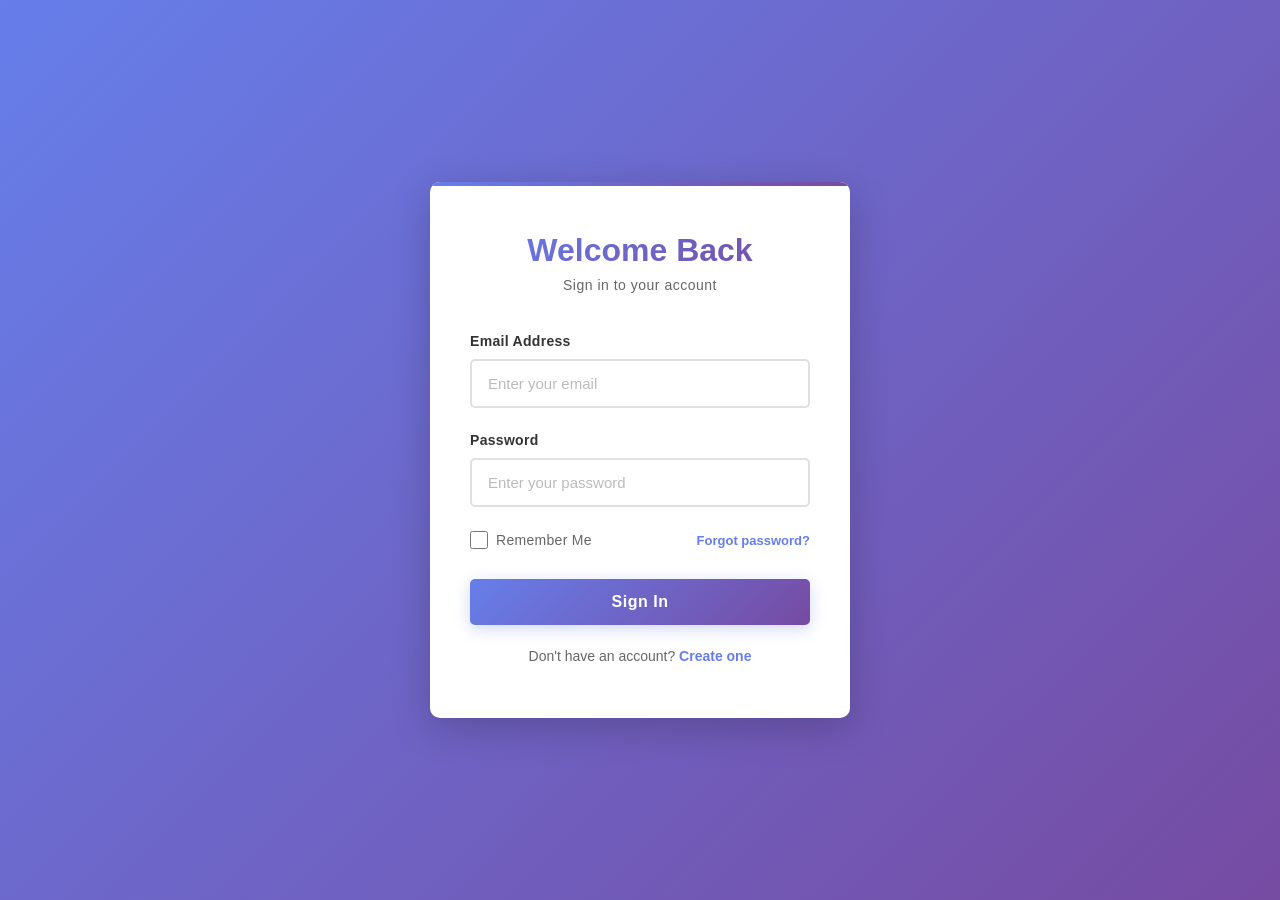
<file: index.html>
<!DOCTYPE html>
<html lang="en">
<head>
    <meta charset="UTF-8">
    <meta name="viewport" content="width=device-width, initial-scale=1.0">
    <title>Sign In</title>
    <link rel="stylesheet" href="signin.css">
</head>
<body>
    <div class="container">
        <div class="header">
            <h1>Welcome Back</h1>
            <p>Sign in to your account</p>
        </div>

        <form id="signInForm">
            <div class="form-group">
                <label for="email">Email Address</label>
                <input type="email" id="email" name="email" placeholder="Enter your email" required>
                <div class="error" id="emailError">Please enter a valid email</div>
            </div>

            <div class="form-group">
                <label for="password">Password</label>
                <input type="password" id="password" name="password" placeholder="Enter your password" required>
                <div class="error" id="passwordError">Password is required</div>
            </div>

            <div class="form-options">
                <div class="remember-me">
                    <input type="checkbox" id="rememberMe" name="rememberMe">
                    <label for="rememberMe">Remember me</label>
                </div>
                <a href="#" class="forgot-password">Forgot password?</a>
            </div>

            <button type="submit" class="sign-in-btn">Sign In</button>
        </form>

        <div class="footer">
            Don't have an account? <a href="#">Create one</a>
        </div>
    </div>

    <script src="script.js"></script>
</body>
</html>
</file>
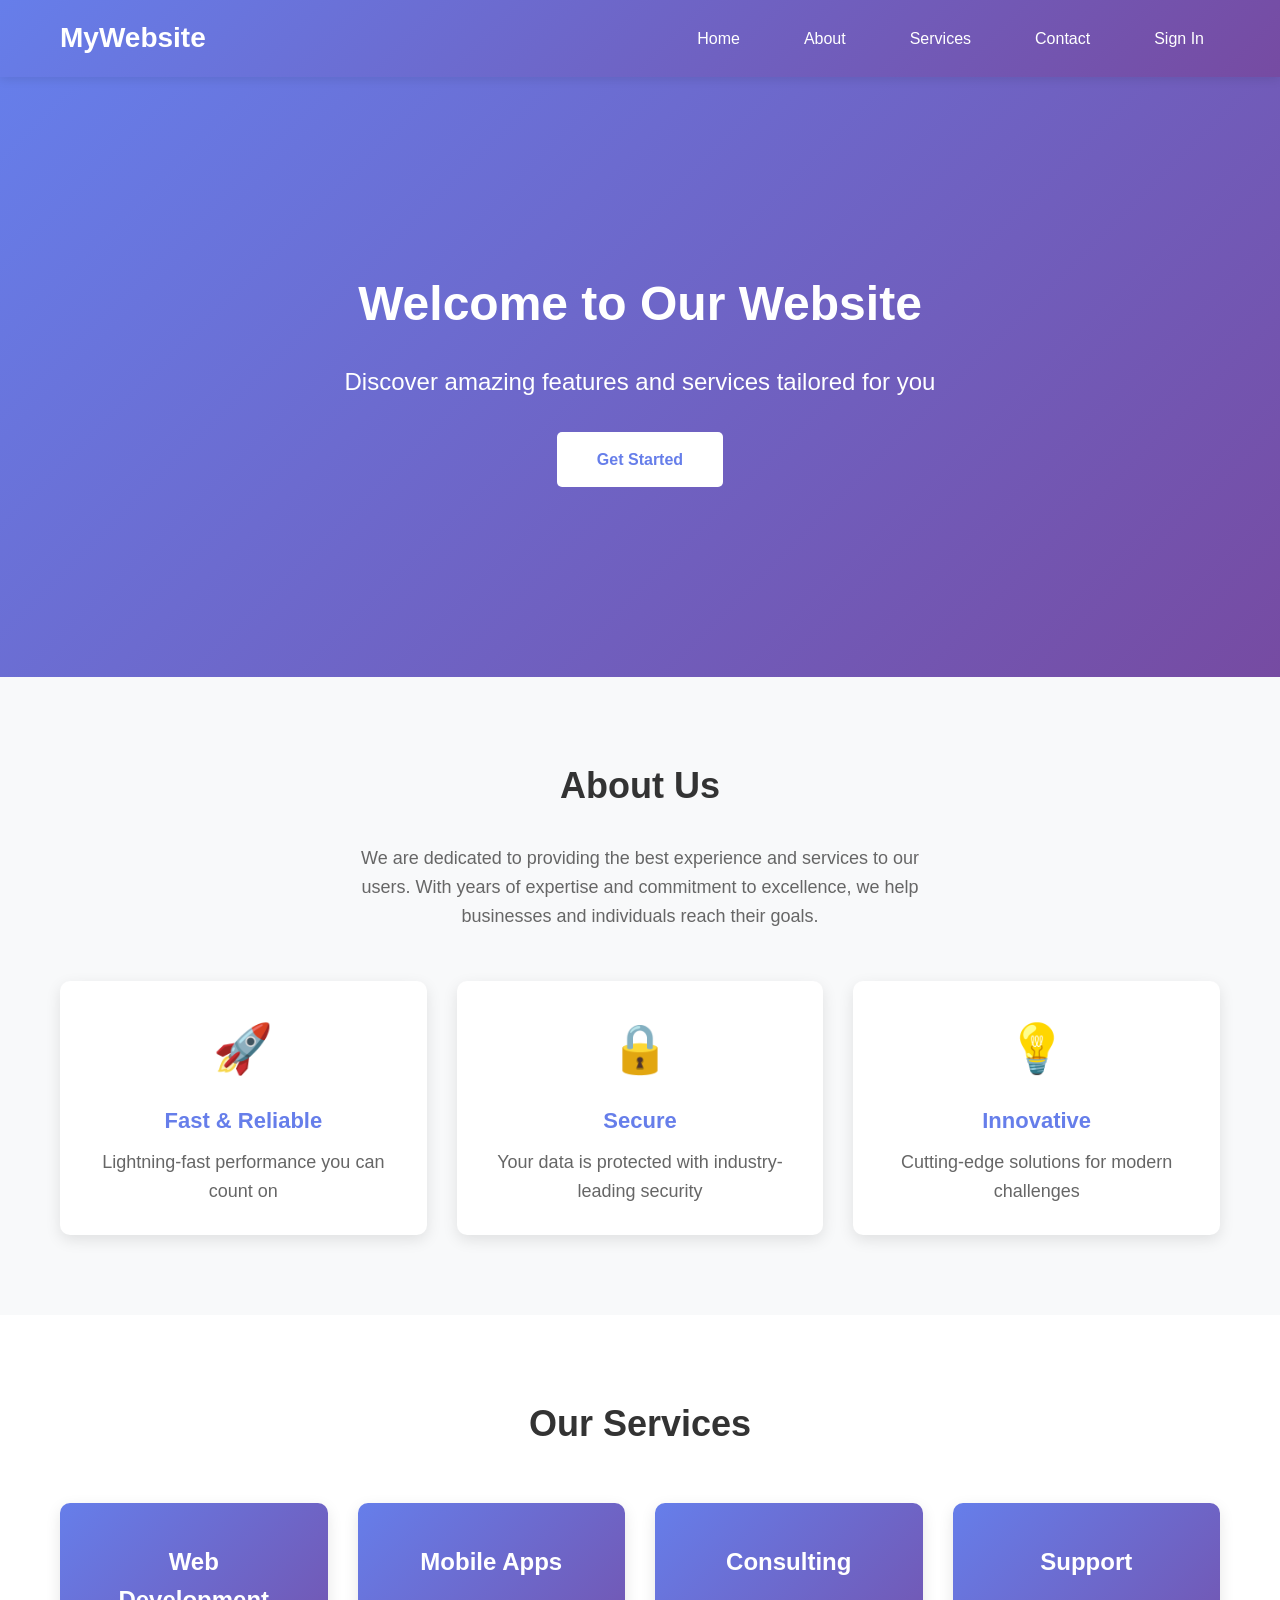
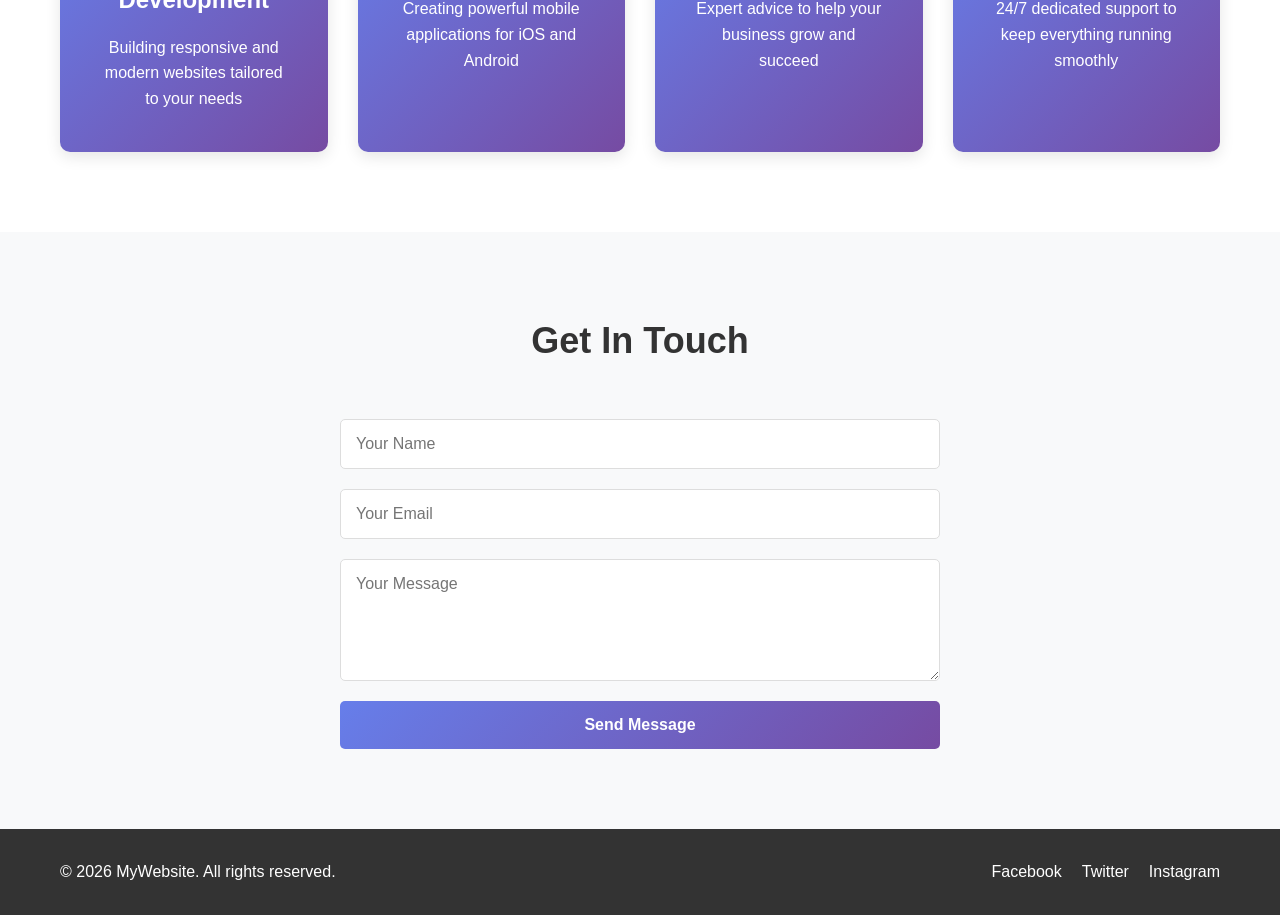
<file: home.html>
<!DOCTYPE html>
<html lang="en">
<head>
    <meta charset="UTF-8">
    <meta name="viewport" content="width=device-width, initial-scale=1.0">
    <title>Home - Welcome</title>
    <link rel="stylesheet" href="styles.css">
</head>
<body>
    <!-- Navigation Bar -->
    <nav class="navbar">
        <div class="nav-container">
            <div class="logo">MyWebsite</div>
            <ul class="nav-menu">
                <li><a href="home.html" class="nav-link active">Home</a></li>
                <li><a href="#about" class="nav-link">About</a></li>
                <li><a href="#services" class="nav-link">Services</a></li>
                <li><a href="#contact" class="nav-link">Contact</a></li>
                <li><a href="index.html" class="nav-link">Sign In</a></li>
            </ul>
            <div class="hamburger">
                <span></span>
                <span></span>
                <span></span>
            </div>
        </div>
    </nav>

    <!-- Hero Section -->
    <section class="hero">
        <div class="hero-content">
            <h1>Welcome to Our Website</h1>
            <p>Discover amazing features and services tailored for you</p>
            <a href="#services" class="cta-button">Get Started</a>
        </div>
    </section>

    <!-- About Section -->
    <section id="about" class="about">
        <div class="container">
            <h2>About Us</h2>
            <p>We are dedicated to providing the best experience and services to our users. With years of expertise and commitment to excellence, we help businesses and individuals reach their goals.</p>
            <div class="features">
                <div class="feature-card">
                    <div class="feature-icon">🚀</div>
                    <h3>Fast & Reliable</h3>
                    <p>Lightning-fast performance you can count on</p>
                </div>
                <div class="feature-card">
                    <div class="feature-icon">🔒</div>
                    <h3>Secure</h3>
                    <p>Your data is protected with industry-leading security</p>
                </div>
                <div class="feature-card">
                    <div class="feature-icon">💡</div>
                    <h3>Innovative</h3>
                    <p>Cutting-edge solutions for modern challenges</p>
                </div>
            </div>
        </div>
    </section>

    <!-- Services Section -->
    <section id="services" class="services">
        <div class="container">
            <h2>Our Services</h2>
            <div class="services-grid">
                <div class="service-card">
                    <h3>Web Development</h3>
                    <p>Building responsive and modern websites tailored to your needs</p>
                </div>
                <div class="service-card">
                    <h3>Mobile Apps</h3>
                    <p>Creating powerful mobile applications for iOS and Android</p>
                </div>
                <div class="service-card">
                    <h3>Consulting</h3>
                    <p>Expert advice to help your business grow and succeed</p>
                </div>
                <div class="service-card">
                    <h3>Support</h3>
                    <p>24/7 dedicated support to keep everything running smoothly</p>
                </div>
            </div>
        </div>
    </section>

    <!-- Contact Section -->
    <section id="contact" class="contact">
        <div class="container">
            <h2>Get In Touch</h2>
            <form class="contact-form">
                <input type="text" placeholder="Your Name" required>
                <input type="email" placeholder="Your Email" required>
                <textarea placeholder="Your Message" rows="5" required></textarea>
                <button type="submit" class="submit-btn">Send Message</button>
            </form>
        </div>
    </section>

    <!-- Footer -->
    <footer class="footer">
        <div class="container">
            <p>&copy; 2026 MyWebsite. All rights reserved.</p>
            <div class="social-links">
                <a href="#">Facebook</a>
                <a href="#">Twitter</a>
                <a href="#">Instagram</a>
            </div>
        </div>
    </footer>

    <script src="script.js"></script>
</body>
</html>
</file>
<file: signin.css>
/* Sign In Page - Advanced Styling */

/* Root Variables */
:root {
    --primary-color: #667eea;
    --secondary-color: #764ba2;
    --error-color: #e74c3c;
    --success-color: #27ae60;
    --text-dark: #333;
    --text-light: #666;
    --bg-light: #f8f9fa;
    --border-radius: 5px;
    --transition: all 0.3s cubic-bezier(0.4, 0, 0.2, 1);
}

/* Global Reset */
* {
    margin: 0;
    padding: 0;
    box-sizing: border-box;
}

html {
    scroll-behavior: smooth;
}

body {
    font-family: 'Segoe UI', Tahoma, Geneva, Verdana, sans-serif;
    background: linear-gradient(135deg, #667eea 0%, #764ba2 100%);
    background-attachment: fixed;
    min-height: 100vh;
    display: flex;
    justify-content: center;
    align-items: center;
    padding: 20px;
}

/* Container */
.container {
    background: white;
    border-radius: 10px;
    box-shadow: 0 10px 40px rgba(0, 0, 0, 0.2);
    width: 100%;
    max-width: 420px;
    padding: 50px 40px;
    position: relative;
    overflow: hidden;
    animation: slideUp 0.6s ease;
}

/* Animated Background */
.container::before {
    content: '';
    position: absolute;
    top: 0;
    left: 0;
    right: 0;
    height: 4px;
    background: linear-gradient(90deg, #667eea 0%, #764ba2 100%);
    animation: shimmer 2s infinite;
}

@keyframes slideUp {
    from {
        opacity: 0;
        transform: translateY(30px);
    }
    to {
        opacity: 1;
        transform: translateY(0);
    }
}

@keyframes shimmer {
    0%, 100% {
        box-shadow: 0 0 10px rgba(102, 126, 234, 0.5);
    }
    50% {
        box-shadow: 0 0 20px rgba(118, 75, 162, 0.8);
    }
}

/* Header */
.header {
    text-align: center;
    margin-bottom: 40px;
}

.header h1 {
    color: var(--text-dark);
    font-size: 32px;
    font-weight: 700;
    margin-bottom: 8px;
    background: linear-gradient(135deg, #667eea 0%, #764ba2 100%);
    -webkit-background-clip: text;
    -webkit-text-fill-color: transparent;
    background-clip: text;
}

.header p {
    color: var(--text-light);
    font-size: 14px;
    font-weight: 500;
    letter-spacing: 0.5px;
}

/* Form */
form {
    position: relative;
    z-index: 1;
}

/* Form Group */
.form-group {
    margin-bottom: 24px;
    animation: fadeIn 0.6s ease;
}

.form-group:nth-child(1) {
    animation-delay: 0.1s;
}

.form-group:nth-child(2) {
    animation-delay: 0.2s;
}

@keyframes fadeIn {
    from {
        opacity: 0;
    }
    to {
        opacity: 1;
    }
}

/* Labels */
label {
    display: block;
    margin-bottom: 10px;
    color: var(--text-dark);
    font-weight: 600;
    font-size: 14px;
    letter-spacing: 0.3px;
    text-transform: capitalize;
}

/* Input Fields */
input[type="email"],
input[type="password"] {
    width: 100%;
    padding: 14px 16px;
    border: 2px solid #e0e0e0;
    border-radius: var(--border-radius);
    font-size: 15px;
    font-family: inherit;
    background: white;
    color: var(--text-dark);
    transition: var(--transition);
    position: relative;
    z-index: 1;
}

input[type="email"]::placeholder,
input[type="password"]::placeholder {
    color: #bbb;
}

input[type="email"]:focus,
input[type="password"]:focus {
    outline: none;
    border-color: var(--primary-color);
    box-shadow: 0 0 0 4px rgba(102, 126, 234, 0.1);
    background: linear-gradient(white, white) padding-box,
                linear-gradient(135deg, #667eea, #764ba2) border-box;
    border: 2px solid transparent;
}

input[type="email"]:valid,
input[type="password"]:valid {
    border-color: var(--success-color);
}

/* Error State */
input.input-error {
    border-color: var(--error-color) !important;
    background: #fff5f5;
}

input.input-error:focus {
    box-shadow: 0 0 0 4px rgba(231, 76, 60, 0.1) !important;
}

/* Error Messages */
.error {
    color: var(--error-color);
    font-size: 12px;
    margin-top: 6px;
    display: none;
    font-weight: 500;
    animation: slideDown 0.3s ease;
}

@keyframes slideDown {
    from {
        opacity: 0;
        transform: translateY(-5px);
    }
    to {
        opacity: 1;
        transform: translateY(0);
    }
}

.error.show {
    display: block;
}

/* Form Options */
.form-options {
    display: flex;
    justify-content: space-between;
    align-items: center;
    margin-bottom: 30px;
    font-size: 14px;
}

.remember-me {
    display: flex;
    align-items: center;
    gap: 8px;
}

input[type="checkbox"] {
    width: 18px;
    height: 18px;
    cursor: pointer;
    accent-color: var(--primary-color);
    transition: var(--transition);
}

input[type="checkbox"]:hover {
    transform: scale(1.1);
}

.remember-me label {
    margin: 0;
    cursor: pointer;
    color: var(--text-light);
    font-weight: 500;
    user-select: none;
}

/* Forgot Password Link */
.forgot-password {
    color: var(--primary-color);
    text-decoration: none;
    font-weight: 600;
    font-size: 13px;
    transition: var(--transition);
    position: relative;
}

.forgot-password::after {
    content: '';
    position: absolute;
    width: 0;
    height: 2px;
    bottom: -3px;
    left: 0;
    background: var(--secondary-color);
    transition: var(--transition);
}

.forgot-password:hover::after {
    width: 100%;
}

.forgot-password:hover {
    color: var(--secondary-color);
}

/* Sign In Button */
.sign-in-btn {
    width: 100%;
    padding: 14px;
    background: linear-gradient(135deg, #667eea 0%, #764ba2 100%);
    color: white;
    border: none;
    border-radius: var(--border-radius);
    font-size: 16px;
    font-weight: 700;
    letter-spacing: 0.5px;
    cursor: pointer;
    transition: var(--transition);
    position: relative;
    overflow: hidden;
    margin-bottom: 20px;
    box-shadow: 0 4px 15px rgba(102, 126, 234, 0.3);
    animation: slideUp 0.6s ease 0.3s both;
}

.sign-in-btn::before {
    content: '';
    position: absolute;
    top: 0;
    left: -100%;
    width: 100%;
    height: 100%;
    background: linear-gradient(90deg, transparent, rgba(255, 255, 255, 0.3), transparent);
    transition: var(--transition);
}

.sign-in-btn:hover::before {
    left: 100%;
}

.sign-in-btn:hover {
    transform: translateY(-3px);
    box-shadow: 0 8px 25px rgba(102, 126, 234, 0.4);
}

.sign-in-btn:active {
    transform: translateY(-1px);
    box-shadow: 0 4px 15px rgba(102, 126, 234, 0.3);
}

.sign-in-btn:disabled {
    opacity: 0.6;
    cursor: not-allowed;
    transform: none;
}

/* Footer */
.footer {
    text-align: center;
    color: var(--text-light);
    font-size: 14px;
    line-height: 1.6;
    animation: fadeIn 0.6s ease 0.4s both;
}

.footer a {
    color: var(--primary-color);
    text-decoration: none;
    font-weight: 600;
    transition: var(--transition);
    position: relative;
}

.footer a::after {
    content: '';
    position: absolute;
    width: 0;
    height: 2px;
    bottom: -3px;
    left: 0;
    background: var(--secondary-color);
    transition: var(--transition);
}

.footer a:hover {
    color: var(--secondary-color);
}

.footer a:hover::after {
    width: 100%;
}

/* Loading State */
.sign-in-btn.loading {
    pointer-events: none;
}

.sign-in-btn.loading::after {
    content: '';
    position: absolute;
    width: 16px;
    height: 16px;
    top: 50%;
    left: 50%;
    margin-left: -8px;
    margin-top: -8px;
    border: 2px solid rgba(255, 255, 255, 0.3);
    border-radius: 50%;
    border-top-color: white;
    animation: spin 0.8s linear infinite;
}

@keyframes spin {
    to {
        transform: rotate(360deg);
    }
}

/* Success Message */
.success-message {
    display: none;
    background: #d4edda;
    color: #155724;
    padding: 12px 16px;
    border-radius: var(--border-radius);
    margin-bottom: 20px;
    border-left: 4px solid var(--success-color);
    animation: slideDown 0.3s ease;
}

.success-message.show {
    display: block;
}

/* Responsive Design */
@media (max-width: 480px) {
    .container {
        padding: 40px 24px;
        border-radius: 15px;
    }

    .header h1 {
        font-size: 26px;
    }

    .form-options {
        flex-direction: column;
        gap: 16px;
        align-items: flex-start;
    }

    .forgot-password {
        align-self: flex-start;
    }

    .sign-in-btn {
        padding: 12px;
        font-size: 15px;
    }
}

/* Dark Mode Support (Optional) */
@media (prefers-color-scheme: dark) {
    body {
        background: linear-gradient(135deg, #1a1a2e 0%, #16213e 100%);
    }

    .container {
        background: #0f3460;
        color: #e0e0e0;
    }

    .header h1 {
        color: #64b5f6;
    }

    .header p {
        color: #b0bec5;
    }

    input[type="email"],
    input[type="password"] {
        background: #1a1a2e;
        color: #e0e0e0;
        border-color: #333;
    }

    input[type="email"]::placeholder,
    input[type="password"]::placeholder {
        color: #666;
    }

    label,
    .remember-me label {
        color: #e0e0e0;
    }

    .forgot-password {
        color: #64b5f6;
    }

    .footer {
        color: #b0bec5;
    }

    .footer a {
        color: #64b5f6;
    }
}

/* Accessibility */
@media (prefers-reduced-motion: reduce) {
    * {
        animation-duration: 0.01ms !important;
        animation-iteration-count: 1 !important;
        transition-duration: 0.01ms !important;
    }
}

/* Print Styles */
@media print {
    body {
        background: white;
    }

    .container {
        box-shadow: none;
        border: 1px solid #ddd;
    }
}
</file>
<file: styles.css>
/* Global Styles */
* {
    margin: 0;
    padding: 0;
    box-sizing: border-box;
}

html {
    scroll-behavior: smooth;
}

body {
    font-family: 'Segoe UI', Tahoma, Geneva, Verdana, sans-serif;
    line-height: 1.6;
    color: #333;
}

.container {
    max-width: 1200px;
    margin: 0 auto;
    padding: 0 20px;
}

/* Navigation Bar */
.navbar {
    background: linear-gradient(135deg, #667eea 0%, #764ba2 100%);
    padding: 1rem 0;
    position: sticky;
    top: 0;
    box-shadow: 0 2px 10px rgba(0, 0, 0, 0.1);
    z-index: 100;
}

.nav-container {
    display: flex;
    justify-content: space-between;
    align-items: center;
    max-width: 1200px;
    margin: 0 auto;
    padding: 0 20px;
}

.logo {
    color: white;
    font-size: 28px;
    font-weight: bold;
}

.nav-menu {
    display: flex;
    list-style: none;
    gap: 2rem;
    align-items: center;
}

.nav-link {
    color: white;
    text-decoration: none;
    font-weight: 500;
    transition: opacity 0.3s ease;
    padding: 0.5rem 1rem;
    border-radius: 5px;
}

.nav-link:hover,
.nav-link.active {
    background: rgba(255, 255, 255, 0.2);
}

.hamburger {
    display: none;
    flex-direction: column;
    cursor: pointer;
}

.hamburger span {
    width: 25px;
    height: 3px;
    background: white;
    margin: 5px 0;
    transition: 0.3s;
}

/* Hero Section */
.hero {
    background: linear-gradient(135deg, #667eea 0%, #764ba2 100%);
    color: white;
    text-align: center;
    padding: 120px 20px;
    min-height: 600px;
    display: flex;
    align-items: center;
    justify-content: center;
}

.hero-content h1 {
    font-size: 48px;
    margin-bottom: 20px;
    animation: fadeInUp 0.8s ease;
}

.hero-content p {
    font-size: 24px;
    margin-bottom: 30px;
    opacity: 0.9;
    animation: fadeInUp 0.8s ease 0.2s both;
}

.cta-button {
    display: inline-block;
    background: white;
    color: #667eea;
    padding: 15px 40px;
    border-radius: 5px;
    text-decoration: none;
    font-weight: 600;
    transition: transform 0.3s ease, box-shadow 0.3s ease;
    animation: fadeInUp 0.8s ease 0.4s both;
}

.cta-button:hover {
    transform: translateY(-3px);
    box-shadow: 0 10px 25px rgba(0, 0, 0, 0.2);
}

@keyframes fadeInUp {
    from {
        opacity: 0;
        transform: translateY(30px);
    }
    to {
        opacity: 1;
        transform: translateY(0);
    }
}

/* About Section */
.about {
    padding: 80px 20px;
    background: #f8f9fa;
}

.about .container h2 {
    text-align: center;
    font-size: 36px;
    margin-bottom: 30px;
    color: #333;
}

.about p {
    text-align: center;
    font-size: 18px;
    margin-bottom: 50px;
    max-width: 600px;
    margin-left: auto;
    margin-right: auto;
    color: #666;
}

.features {
    display: grid;
    grid-template-columns: repeat(auto-fit, minmax(250px, 1fr));
    gap: 30px;
}

.feature-card {
    background: white;
    padding: 30px;
    border-radius: 10px;
    text-align: center;
    box-shadow: 0 5px 15px rgba(0, 0, 0, 0.1);
    transition: transform 0.3s ease;
}

.feature-card:hover {
    transform: translateY(-10px);
}

.feature-icon {
    font-size: 48px;
    margin-bottom: 15px;
}

.feature-card h3 {
    font-size: 22px;
    margin-bottom: 10px;
    color: #667eea;
}

.feature-card p {
    color: #666;
    margin: 0;
}

/* Services Section */
.services {
    padding: 80px 20px;
    background: white;
}

.services .container h2 {
    text-align: center;
    font-size: 36px;
    margin-bottom: 50px;
    color: #333;
}

.services-grid {
    display: grid;
    grid-template-columns: repeat(auto-fit, minmax(250px, 1fr));
    gap: 30px;
}

.service-card {
    background: linear-gradient(135deg, #667eea 0%, #764ba2 100%);
    color: white;
    padding: 40px;
    border-radius: 10px;
    text-align: center;
    transition: transform 0.3s ease, box-shadow 0.3s ease;
    box-shadow: 0 5px 15px rgba(0, 0, 0, 0.1);
}

.service-card:hover {
    transform: translateY(-10px);
    box-shadow: 0 15px 30px rgba(0, 0, 0, 0.2);
}

.service-card h3 {
    font-size: 24px;
    margin-bottom: 15px;
}

.service-card p {
    font-size: 16px;
    line-height: 1.6;
}

/* Contact Section */
.contact {
    padding: 80px 20px;
    background: #f8f9fa;
}

.contact .container h2 {
    text-align: center;
    font-size: 36px;
    margin-bottom: 50px;
    color: #333;
}

.contact-form {
    max-width: 600px;
    margin: 0 auto;
    display: grid;
    gap: 20px;
}

.contact-form input,
.contact-form textarea {
    padding: 15px;
    border: 1px solid #ddd;
    border-radius: 5px;
    font-family: inherit;
    font-size: 16px;
    transition: border-color 0.3s ease;
}

.contact-form input:focus,
.contact-form textarea:focus {
    outline: none;
    border-color: #667eea;
    box-shadow: 0 0 0 3px rgba(102, 126, 234, 0.1);
}

.submit-btn {
    background: linear-gradient(135deg, #667eea 0%, #764ba2 100%);
    color: white;
    padding: 15px;
    border: none;
    border-radius: 5px;
    font-size: 16px;
    font-weight: 600;
    cursor: pointer;
    transition: transform 0.3s ease, box-shadow 0.3s ease;
}

.submit-btn:hover {
    transform: translateY(-3px);
    box-shadow: 0 10px 25px rgba(102, 126, 234, 0.3);
}

/* Footer */
.footer {
    background: #333;
    color: white;
    text-align: center;
    padding: 30px 20px;
    margin-top: 0;
}

.footer .container {
    display: flex;
    justify-content: space-between;
    align-items: center;
    flex-wrap: wrap;
    gap: 20px;
}

.footer p {
    margin: 0;
}

.social-links {
    display: flex;
    gap: 20px;
}

.social-links a {
    color: white;
    text-decoration: none;
    transition: color 0.3s ease;
}

.social-links a:hover {
    color: #667eea;
}

/* Responsive Design */
@media (max-width: 768px) {
    .hamburger {
        display: flex;
    }

    .nav-menu {
        position: fixed;
        left: -100%;
        top: 70px;
        flex-direction: column;
        background: linear-gradient(135deg, #667eea 0%, #764ba2 100%);
        width: 100%;
        text-align: center;
        transition: 0.3s;
        box-shadow: 0 10px 27px rgba(0, 0, 0, 0.05);
        gap: 0;
        padding: 20px 0;
    }

    .nav-menu.active {
        left: 0;
    }

    .nav-link {
        display: block;
        padding: 1.5rem;
    }

    .hero-content h1 {
        font-size: 36px;
    }

    .hero-content p {
        font-size: 18px;
    }

    .hero {
        padding: 80px 20px;
        min-height: 400px;
    }

    .about .container h2,
    .services .container h2,
    .contact .container h2 {
        font-size: 28px;
    }

    .footer .container {
        flex-direction: column;
    }

    .services-grid,
    .features {
        grid-template-columns: 1fr;
    }

    /* Sign In Styles */
    * {
        margin: 0;
        padding: 0;
        box-sizing: border-box;
    }

    body {
        font-family: 'Segoe UI', Tahoma, Geneva, Verdana, sans-serif;
        background: linear-gradient(135deg, #667eea 0%, #764ba2 100%);
        min-height: 100vh;
        display: flex;
        justify-content: center;
        align-items: center;
    }

    .container {
        background: white;
        border-radius: 10px;
        box-shadow: 0 10px 25px rgba(0, 0, 0, 0.2);
        width: 100%;
        max-width: 400px;
        padding: 40px;
    }

    .header {
        text-align: center;
        margin-bottom: 30px;
    }

    .header h1 {
        color: #333;
        font-size: 28px;
        margin-bottom: 10px;
    }

    .header p {
        color: #666;
        font-size: 14px;
    }

    .form-group {
        margin-bottom: 20px;
    }

    label {
        display: block;
        margin-bottom: 8px;
        color: #333;
        font-weight: 500;
        font-size: 14px;
    }

    input[type="email"],
    input[type="password"] {
        width: 100%;
        padding: 12px 15px;
        border: 1px solid #ddd;
        border-radius: 5px;
        font-size: 14px;
        transition: border-color 0.3s ease, box-shadow 0.3s ease;
    }

    input[type="email"]:focus,
    input[type="password"]:focus {
        outline: none;
        border-color: #667eea;
        box-shadow: 0 0 0 3px rgba(102, 126, 234, 0.1);
    }

    .form-options {
        display: flex;
        justify-content: space-between;
        align-items: center;
        margin-bottom: 25px;
        font-size: 14px;
    }

    .remember-me {
        display: flex;
        align-items: center;
    }

    input[type="checkbox"] {
        margin-right: 6px;
        cursor: pointer;
        width: 16px;
        height: 16px;
    }

    .remember-me label {
        margin: 0;
        cursor: pointer;
        color: #666;
        font-weight: normal;
    }

    .forgot-password {
        color: #667eea;
        text-decoration: none;
        transition: color 0.3s ease;
    }

    .forgot-password:hover {
        color: #764ba2;
        text-decoration: underline;
    }

    .sign-in-btn {
        width: 100%;
        padding: 12px;
        background: linear-gradient(135deg, #667eea 0%, #764ba2 100%);
        color: white;
        border: none;
        border-radius: 5px;
        font-size: 16px;
        font-weight: 600;
        cursor: pointer;
        transition: transform 0.2s ease, box-shadow 0.2s ease;
    }

    .sign-in-btn:hover {
        transform: translateY(-2px);
        box-shadow: 0 10px 20px rgba(102, 126, 234, 0.3);
    }

    .sign-in-btn:active {
        transform: translateY(0);
    }

    .footer {
        text-align: center;
        margin-top: 20px;
        color: #666;
        font-size: 14px;
    }

    .footer a {
        color: #667eea;
        text-decoration: none;
        transition: color 0.3s ease;
    }

    .footer a:hover {
        color: #764ba2;
        text-decoration: underline;
    }

    .error {
        color: #e74c3c;
        font-size: 12px;
        margin-top: 5px;
        display: none;
    }

    input.input-error {
        border-color: #e74c3c !important;
    }
}
</file>
